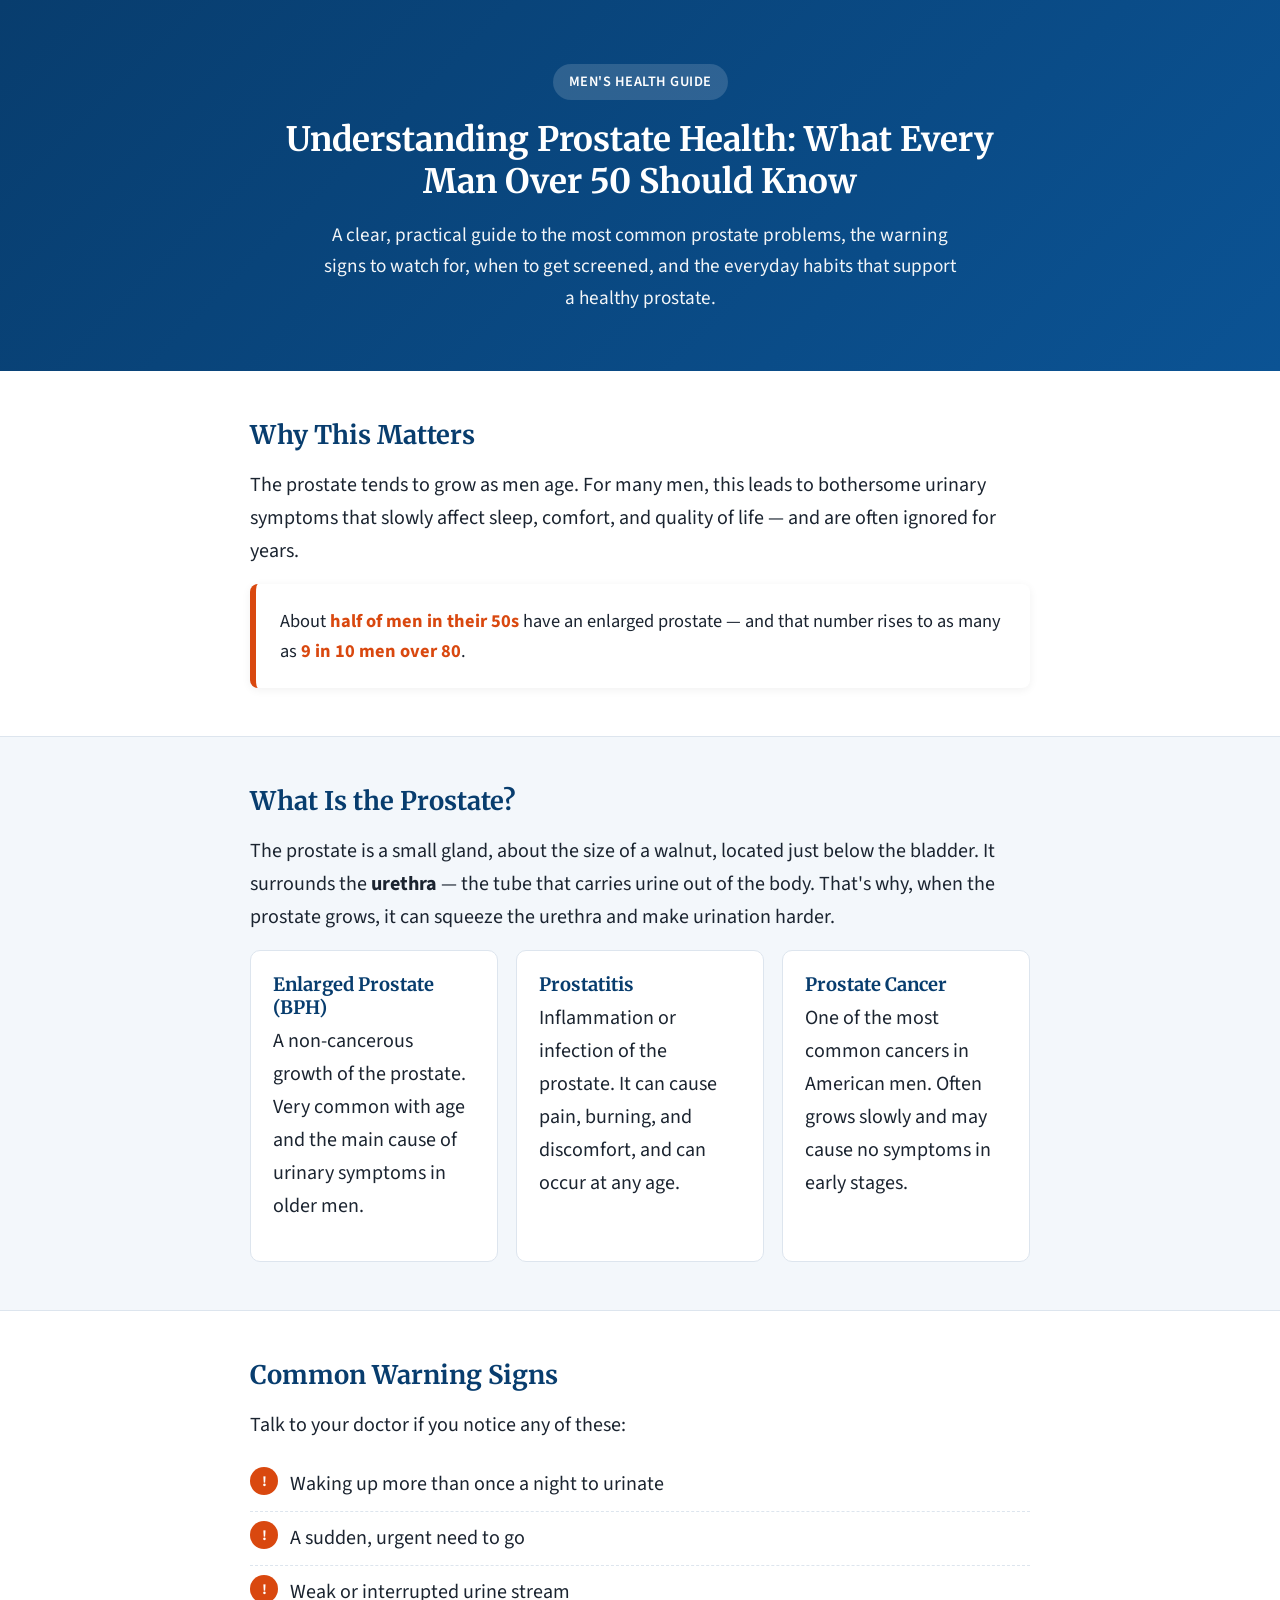
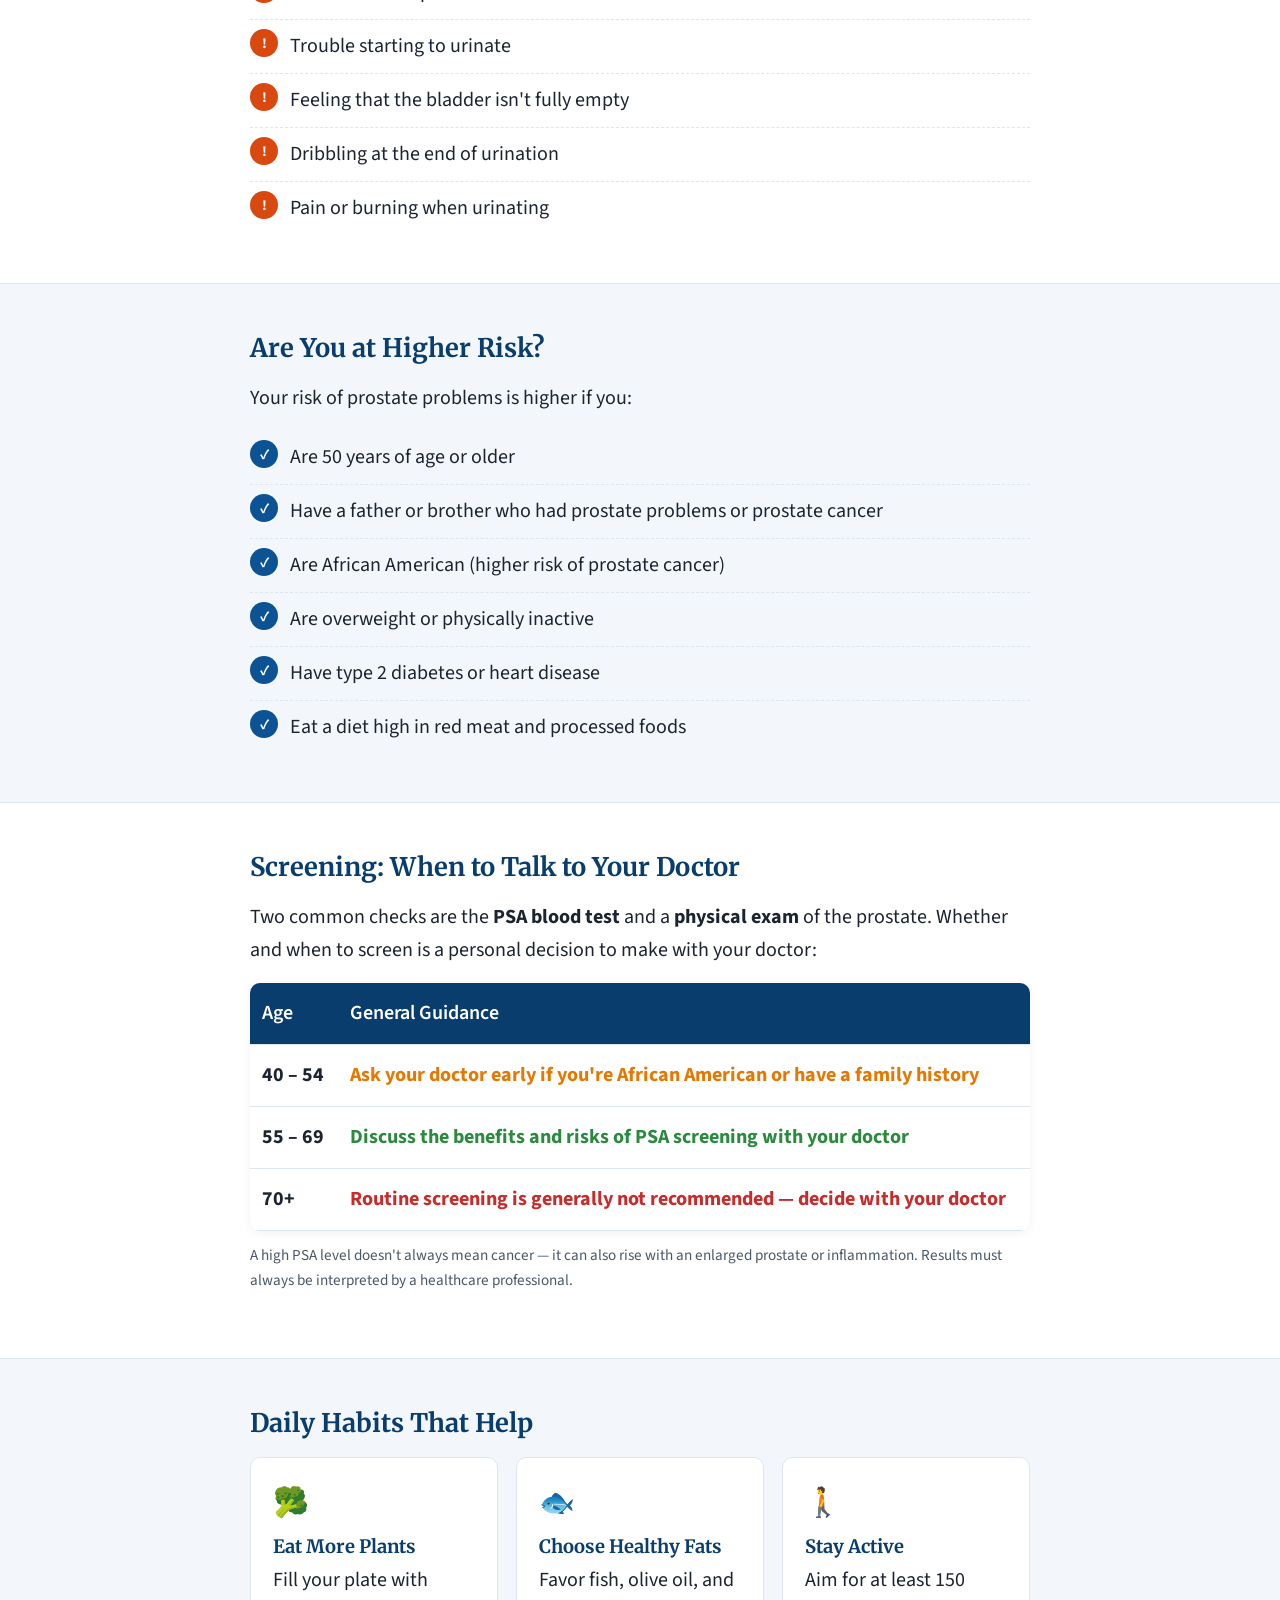
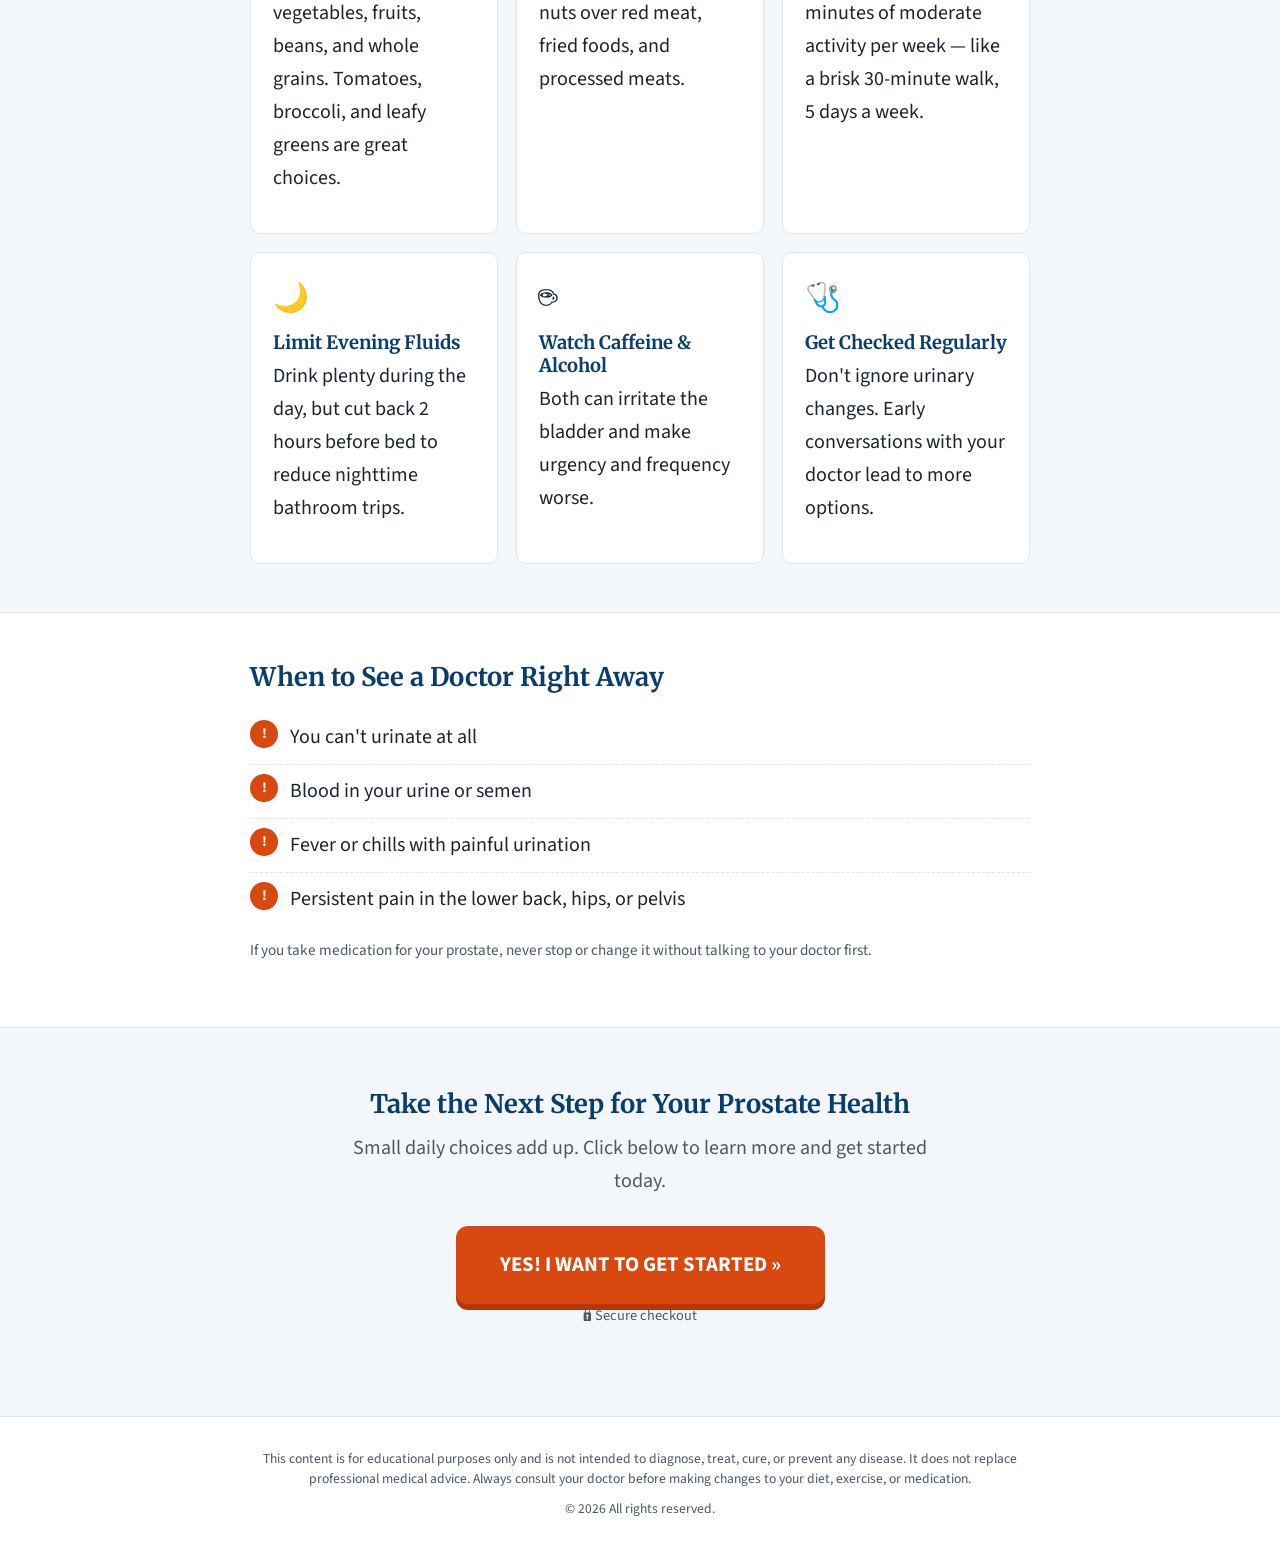
<file: white/index.html>
<!DOCTYPE html>
<html lang="en">
<head>
<meta charset="UTF-8">
<meta name="viewport" content="width=device-width, initial-scale=1.0">
<title>Understanding Prostate Health: A Practical Guide for American Men</title>
<meta name="description" content="Clear, practical guidance on prostate health: common conditions, warning signs, risk factors, screening, and daily habits that help.">
<link href="https://fonts.googleapis.com/css2?family=Merriweather:wght@700;900&family=Source+Sans+3:wght@400;600;700&display=swap" rel="stylesheet">
<style>
  :root{
    --bg:#ffffff; --soft:#f3f7fb; --ink:#1b2430; --muted:#4a5868;
    --brand:#0b5394; --brand-dark:#083d6e; --accent:#d9480f; --accent-dark:#b03a0b;
    --ok:#2b8a3e; --warn:#e67700; --danger:#c92a2a; --line:#dde5ee;
  }
  *{box-sizing:border-box;margin:0;padding:0}
  body{background:var(--bg);color:var(--ink);font-family:'Source Sans 3',Arial,sans-serif;font-size:20px;line-height:1.65}
  h1,h2,h3{font-family:'Merriweather',Georgia,serif;line-height:1.25;color:var(--brand-dark)}
  h1{font-size:2.1rem;color:#fff}
  h2{font-size:1.6rem;margin-bottom:18px}
  h3{font-size:1.15rem;margin-bottom:6px}
  p{margin-bottom:16px}
  .wrap{max-width:820px;margin:0 auto;padding:0 20px}
  section{padding:48px 0;border-bottom:1px solid var(--line)}
  section.alt{background:var(--soft)}

  /* Hero */
  .hero{background:linear-gradient(135deg,var(--brand-dark),var(--brand));color:#fff;padding:64px 0 56px;text-align:center}
  .hero .tag{display:inline-block;background:rgba(255,255,255,.15);padding:6px 16px;border-radius:30px;font-weight:600;font-size:.9rem;letter-spacing:.5px;margin-bottom:18px;text-transform:uppercase}
  .hero p.lead{font-size:1.2rem;margin:18px auto 0;max-width:640px;opacity:.95}

  .stat{background:#fff;border-left:6px solid var(--accent);padding:22px 24px;border-radius:8px;box-shadow:0 2px 10px rgba(0,0,0,.06);font-size:1.15rem;margin-top:8px}
  .stat strong{color:var(--accent)}

  /* Lists */
  ul.check{list-style:none}
  ul.check li{padding:10px 0 10px 40px;position:relative;border-bottom:1px dashed var(--line)}
  ul.check li:last-child{border-bottom:none}
  ul.check li::before{content:"✓";position:absolute;left:0;top:9px;width:28px;height:28px;border-radius:50%;background:var(--brand);color:#fff;font-weight:700;display:flex;align-items:center;justify-content:center;font-size:.9rem}
  ul.alert li::before{content:"!";background:var(--accent)}

  .grid{display:grid;grid-template-columns:repeat(auto-fit,minmax(230px,1fr));gap:18px}
  .card{background:#fff;border:1px solid var(--line);border-radius:10px;padding:22px}
  .card .icon{font-size:1.8rem;margin-bottom:8px}

  /* Table */
  table{width:100%;border-collapse:collapse;background:#fff;border-radius:10px;overflow:hidden;box-shadow:0 2px 10px rgba(0,0,0,.06)}
  th,td{padding:14px 12px;text-align:left;border-bottom:1px solid var(--line)}
  th{background:var(--brand-dark);color:#fff;font-weight:600}
  td.ok{color:var(--ok);font-weight:700}
  td.warn{color:var(--warn);font-weight:700}
  td.danger{color:var(--danger);font-weight:700}
  .note{font-size:.95rem;color:var(--muted);margin-top:12px}

  /* CTA */
  .cta{text-align:center;padding:60px 0;background:var(--soft)}
  .cta h2{margin-bottom:12px}
  .cta p{color:var(--muted);max-width:600px;margin:0 auto 28px}
  .btn{display:inline-block;background:var(--accent);color:#fff;text-decoration:none;font-weight:700;font-size:1.3rem;padding:22px 44px;border-radius:12px;box-shadow:0 6px 0 var(--accent-dark);transition:transform .1s,box-shadow .1s;max-width:100%}
  .btn:hover{transform:translateY(2px);box-shadow:0 4px 0 var(--accent-dark)}
  .btn:active{transform:translateY(6px);box-shadow:0 0 0 var(--accent-dark)}
  .secure{font-size:.9rem;color:var(--muted);margin-top:16px}

  footer{padding:32px 0;font-size:.85rem;color:var(--muted);text-align:center;line-height:1.5}
  footer p{margin-bottom:10px}

  @media (max-width:600px){
    body{font-size:18px}
    h1{font-size:1.65rem}
    h2{font-size:1.35rem}
    .btn{font-size:1.1rem;padding:18px 26px;display:block}
    th,td{padding:10px 8px;font-size:.9rem}
  }
</style>
</head>
<body>

<header class="hero">
  <div class="wrap">
    <span class="tag">Men's Health Guide</span>
    <h1>Understanding Prostate Health: What Every Man Over 50 Should Know</h1>
    <p class="lead">A clear, practical guide to the most common prostate problems, the warning signs to watch for, when to get screened, and the everyday habits that support a healthy prostate.</p>
  </div>
</header>

<section>
  <div class="wrap">
    <h2>Why This Matters</h2>
    <p>The prostate tends to grow as men age. For many men, this leads to bothersome urinary symptoms that slowly affect sleep, comfort, and quality of life — and are often ignored for years.</p>
    <div class="stat">About <strong>half of men in their 50s</strong> have an enlarged prostate — and that number rises to as many as <strong>9 in 10 men over 80</strong>.</div>
  </div>
</section>

<section class="alt">
  <div class="wrap">
    <h2>What Is the Prostate?</h2>
    <p>The prostate is a small gland, about the size of a walnut, located just below the bladder. It surrounds the <strong>urethra</strong> — the tube that carries urine out of the body. That's why, when the prostate grows, it can squeeze the urethra and make urination harder.</p>
    <div class="grid">
      <div class="card"><h3>Enlarged Prostate (BPH)</h3><p>A non-cancerous growth of the prostate. Very common with age and the main cause of urinary symptoms in older men.</p></div>
      <div class="card"><h3>Prostatitis</h3><p>Inflammation or infection of the prostate. It can cause pain, burning, and discomfort, and can occur at any age.</p></div>
      <div class="card"><h3>Prostate Cancer</h3><p>One of the most common cancers in American men. Often grows slowly and may cause no symptoms in early stages.</p></div>
    </div>
  </div>
</section>

<section>
  <div class="wrap">
    <h2>Common Warning Signs</h2>
    <p>Talk to your doctor if you notice any of these:</p>
    <ul class="check alert">
      <li>Waking up more than once a night to urinate</li>
      <li>A sudden, urgent need to go</li>
      <li>Weak or interrupted urine stream</li>
      <li>Trouble starting to urinate</li>
      <li>Feeling that the bladder isn't fully empty</li>
      <li>Dribbling at the end of urination</li>
      <li>Pain or burning when urinating</li>
    </ul>
  </div>
</section>

<section class="alt">
  <div class="wrap">
    <h2>Are You at Higher Risk?</h2>
    <p>Your risk of prostate problems is higher if you:</p>
    <ul class="check">
      <li>Are 50 years of age or older</li>
      <li>Have a father or brother who had prostate problems or prostate cancer</li>
      <li>Are African American (higher risk of prostate cancer)</li>
      <li>Are overweight or physically inactive</li>
      <li>Have type 2 diabetes or heart disease</li>
      <li>Eat a diet high in red meat and processed foods</li>
    </ul>
  </div>
</section>

<section>
  <div class="wrap">
    <h2>Screening: When to Talk to Your Doctor</h2>
    <p>Two common checks are the <strong>PSA blood test</strong> and a <strong>physical exam</strong> of the prostate. Whether and when to screen is a personal decision to make with your doctor:</p>
    <table>
      <thead>
        <tr><th>Age</th><th>General Guidance</th></tr>
      </thead>
      <tbody>
        <tr><td><strong>40 – 54</strong></td><td class="warn">Ask your doctor early if you're African American or have a family history</td></tr>
        <tr><td><strong>55 – 69</strong></td><td class="ok">Discuss the benefits and risks of PSA screening with your doctor</td></tr>
        <tr><td><strong>70+</strong></td><td class="danger">Routine screening is generally not recommended — decide with your doctor</td></tr>
      </tbody>
    </table>
    <p class="note">A high PSA level doesn't always mean cancer — it can also rise with an enlarged prostate or inflammation. Results must always be interpreted by a healthcare professional.</p>
  </div>
</section>

<section class="alt">
  <div class="wrap">
    <h2>Daily Habits That Help</h2>
    <div class="grid">
      <div class="card"><div class="icon">🥦</div><h3>Eat More Plants</h3><p>Fill your plate with vegetables, fruits, beans, and whole grains. Tomatoes, broccoli, and leafy greens are great choices.</p></div>
      <div class="card"><div class="icon">🐟</div><h3>Choose Healthy Fats</h3><p>Favor fish, olive oil, and nuts over red meat, fried foods, and processed meats.</p></div>
      <div class="card"><div class="icon">🚶</div><h3>Stay Active</h3><p>Aim for at least 150 minutes of moderate activity per week — like a brisk 30-minute walk, 5 days a week.</p></div>
      <div class="card"><div class="icon">🌙</div><h3>Limit Evening Fluids</h3><p>Drink plenty during the day, but cut back 2 hours before bed to reduce nighttime bathroom trips.</p></div>
      <div class="card"><div class="icon">☕</div><h3>Watch Caffeine & Alcohol</h3><p>Both can irritate the bladder and make urgency and frequency worse.</p></div>
      <div class="card"><div class="icon">🩺</div><h3>Get Checked Regularly</h3><p>Don't ignore urinary changes. Early conversations with your doctor lead to more options.</p></div>
    </div>
  </div>
</section>

<section>
  <div class="wrap">
    <h2>When to See a Doctor Right Away</h2>
    <ul class="check alert">
      <li>You can't urinate at all</li>
      <li>Blood in your urine or semen</li>
      <li>Fever or chills with painful urination</li>
      <li>Persistent pain in the lower back, hips, or pelvis</li>
    </ul>
    <p class="note">If you take medication for your prostate, never stop or change it without talking to your doctor first.</p>
  </div>
</section>

<section class="cta">
  <div class="wrap">
    <h2>Take the Next Step for Your Prostate Health</h2>
    <p>Small daily choices add up. Click below to learn more and get started today.</p>

    <!-- ===== COLE O LINK DO SEU CHECKOUT NO href ABAIXO ===== -->
    <a class="btn" href="https://www.menbalancepro.com/?aff_id=119995" rel="noopener">YES! I WANT TO GET STARTED »</a>
    <!-- ======================================================== -->

    <p class="secure">🔒 Secure checkout</p>
  </div>
</section>

<footer>
  <div class="wrap">
    <p>This content is for educational purposes only and is not intended to diagnose, treat, cure, or prevent any disease. It does not replace professional medical advice. Always consult your doctor before making changes to your diet, exercise, or medication.</p>
    <p>© 2026 All rights reserved.</p>
  </div>
</footer>

</body>
</html>
</file>
